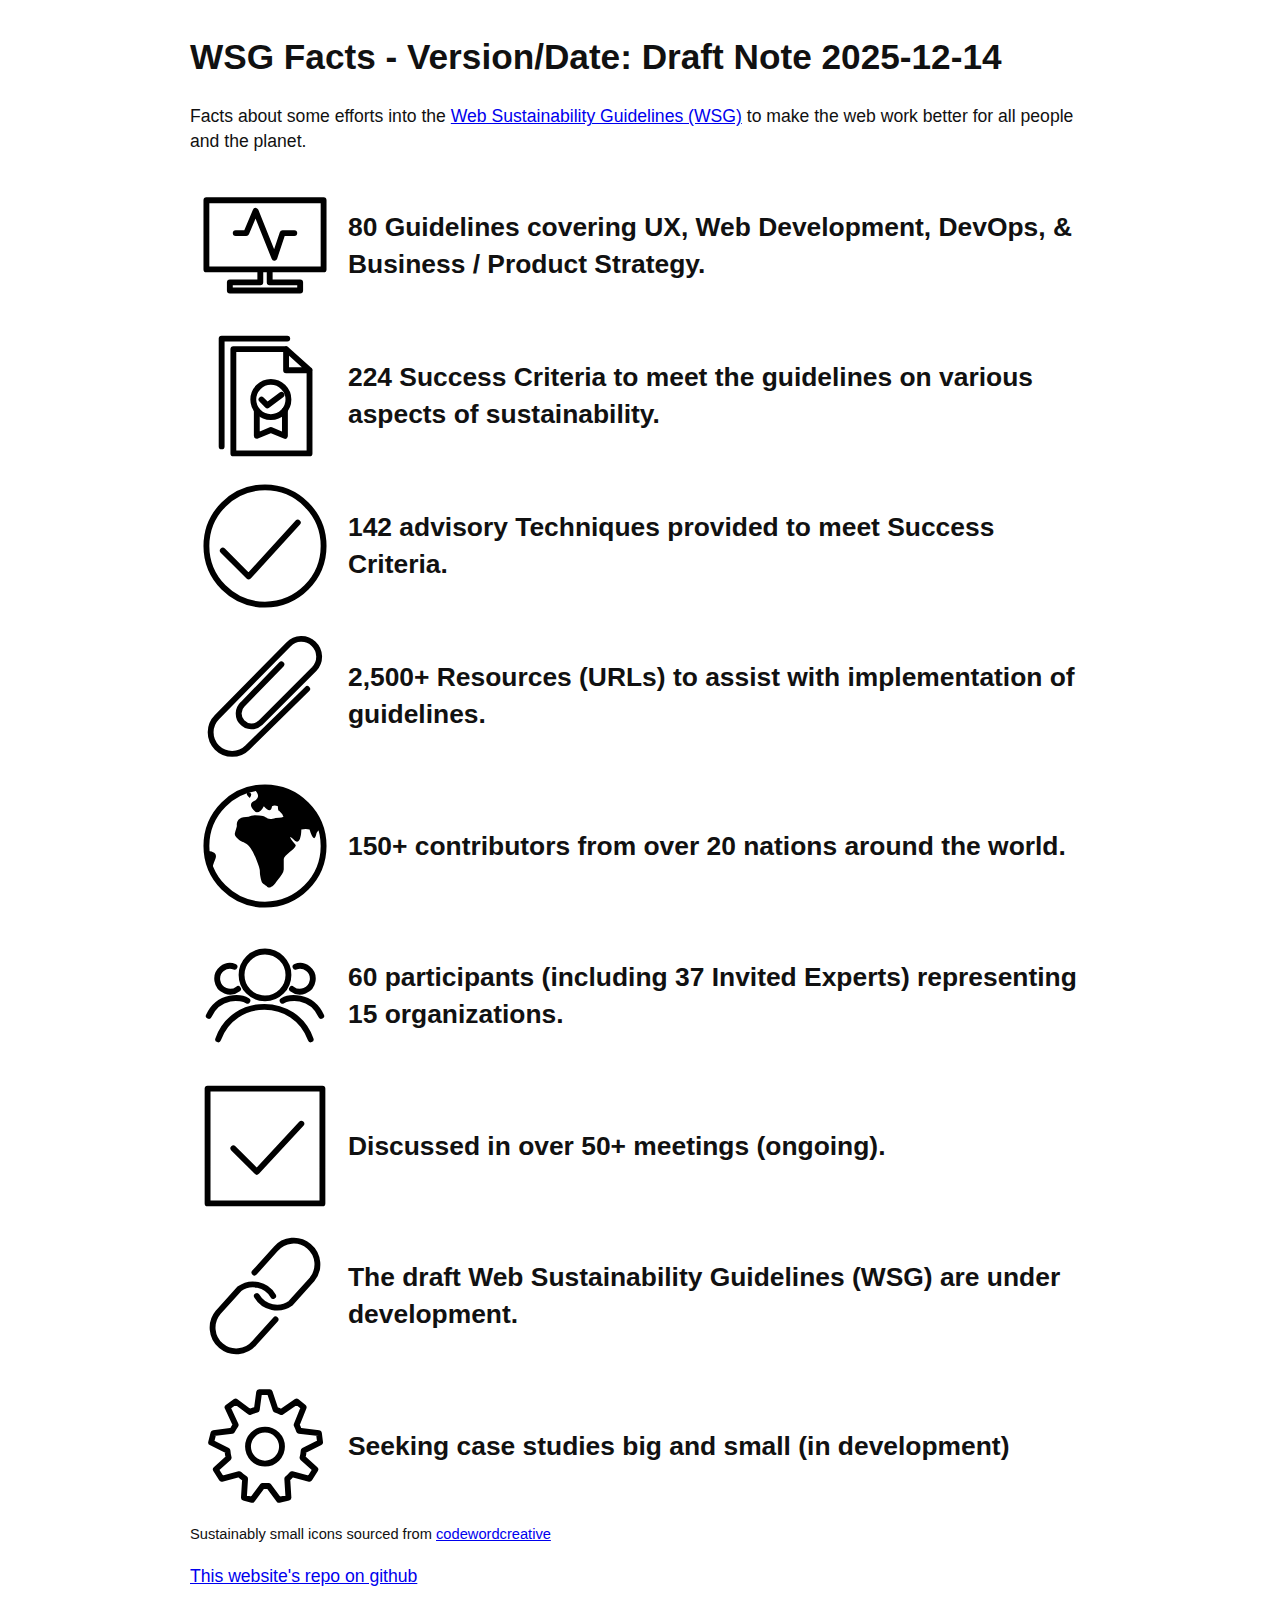
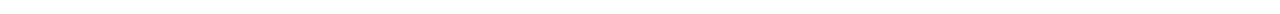
<file: index.html>
<!doctype html>
<html class="no-js" lang="en">

<head>
  <meta charset="utf-8">
  <meta name="viewport" content="width=device-width, initial-scale=1">
  <title>wsg facts</title>
  <link rel="stylesheet" href="css/style.css">
  <meta name="description" content="Some facts about the Web Sustainability Guidelines">

  <meta property="og:title" content="wsg facts">
  <meta property="og:type" content="website">
  <meta property="og:url" content="https://wsg-facts.netlify.app/">
  <meta property="og:image" content="https://wsg-facts.netlify.app/icon.png">
  <meta property="og:image:alt" content="A checklist of facts">

  <link rel="icon" href="/favicon.ico" sizes="any">
  <link rel="icon" href="/icon.svg" type="image/svg+xml">
  <link rel="apple-touch-icon" href="icon.png">

  <link rel="manifest" href="site.webmanifest">
  <meta name="theme-color" content="#fafafa">
</head>

<body>
<main>
  <h1>WSG Facts - Version/Date: Draft Note 2025-12-14</h1>
  <p>Facts about some efforts into the <a href="https://w3c.github.io/sustainableweb-wsg/">Web Sustainability Guidelines (WSG)</a> to make the web work better for all people and the planet.</p>

  <article>   
    <svg xmlns="http://www.w3.org/2000/svg" viewBox="0 0 128 128" fill="none" stroke="#000" stroke-width="5" stroke-linecap="round" stroke-linejoin="round"><path d="m39 53h9l8-19 16 40 7-21h10M60 84V95H34v7H94V95H68V84Zm54-59H14V84H114Z"/></svg>
    <h2>80 Guidelines covering UX, Web Development, DevOps, & Business / Product Strategy.</h2>
  </article>

  <article>   
   <svg xmlns="http://www.w3.org/2000/svg" viewBox="0 0 128 128" fill="none" stroke="#000" stroke-width="5" stroke-linecap="round" stroke-linejoin="round"><circle cx="69" cy="67" r="15"/><path d="M57 76V98l12-5 12 5V76M61 67l5 5 12-9m24-21L82 24m0 0V42h20v71H37V24Zm1-9H27v92"/></svg>      
   <h2>224 Success Criteria to meet the guidelines on various aspects of sustainability.</h2>
  </article>

  <article>   
  <svg xmlns="http://www.w3.org/2000/svg" viewBox="0 0 128 128" fill="none" stroke="#000" stroke-width="5" stroke-linejoin="round" stroke-linecap="round"><path d="M28 68l22 22 42-46"/><circle cx="64" cy="64" r="50"/></svg>
   <h2>142 advisory Techniques provided to meet Success Criteria.</h2>
  </article>

  <article>   
  <svg xmlns="http://www.w3.org/2000/svg" viewBox="0 0 128 128" fill="none" stroke="#000" stroke-width="5" stroke-linecap="round"><path d="M78 37 45 71A1 1 0 0060 87l46-46A1 1 0 0084 20L23 82a1 1 0 0026 26l51-50"/></svg>
   <h2>2,500+ Resources (URLs) to assist with implementation of guidelines.</h2>
  </article>

  <article>   
  <svg xmlns="http://www.w3.org/2000/svg" viewBox="0 0 128 128" stroke-linecap="round" stroke-linejoin="round" stroke="#000" fill="none" stroke-width="5"><circle cx="64" cy="64" r="50"/><path d="M51 23s-5-4-1-5q4 1 1 5Zm3-8q7 6 2 10-8 3 0 10 4 1 7-5 6 7 7 0 2-1 5 0s0 4 1 4q4 4 3 4 3 2-6 2c-8 3-7-2-14-2q-6-1-9 1-11 0-10 8c-2 8-3 7 1 11s9 1 15 16 2 8 5 20c1 3 4 3 5 5q2 1 3 0c2-1 3-2 5-5q6-7 6-10V75c0-3 12-10 10-12q-8-10-2-5c6 7 7-4 7-8q4-1 7 0 4 13 6 3c2-3 2-3 4-1-8-34-38-40-58-37M15 68c14 2 3 9 4 18-4-7-5-19-4-18" stroke="none" fill="#000"/></svg>
   <h2>150+ contributors from over 20 nations around the world.</h2>
  </article>

  <article>   
  <svg xmlns="http://www.w3.org/2000/svg" viewBox="0 0 128 128" fill="none" stroke="#000" stroke-width="5" stroke-linecap="round"><circle cx="64" cy="46" r="20"/><path d="M38 39a11 11 90 103 19M90 39A11 11 90 1187 58M79 68c5-3 24-6 33 13M49 68c-5-3-24-6-33 13m8 20c13-37 66-37 79 0"/></svg>
   <h2>60 participants (including 37 Invited Experts) representing 15 organizations.</h2>
  </article>

 <article>   
  <svg xmlns="http://www.w3.org/2000/svg" viewBox="0 0 128 128" fill="none" stroke="#000" stroke-width="5" stroke-linejoin="round" stroke-linecap="round"><path d="M37 66l20 20 38-41M15 15h98v98H15Z"/></svg>
  <h2>Discussed in over 50+ meetings (ongoing).</h2>
  </article>

  <article>   
  <svg xmlns="http://www.w3.org/2000/svg" viewBox="0 0 128 128" fill="none" stroke="#000" stroke-width="5" stroke-linecap="round" stroke-linejoin="round"><symbol id="a" viewBox="0 0 128 128"><path d="M57 64a20 20 90 0 0 29 6l18-20a20 20 90 0 0-31-26L55 44"/></symbol><use href="#a"/><use href="#a" transform="rotate(180 64 64)"/></svg>
  <h2>The draft Web Sustainability Guidelines (WSG) are under development.</h2>
  </article>

  <article>   
  <svg xmlns="http://www.w3.org/2000/svg" viewBox="0 0 128 128" fill="none" stroke="#000" stroke-width="5" stroke-linejoin="round"><path d="M59 18h9l5 15a32 32 90 015 2l13-9 6 5-6 15a32 32 90 012 5l17 2 1 8-14 7a32 32 90 01-1 6l11 10-5 8-15-4a32 32 90 01-4 4l1 16-8 2-9-12a32 32 90 01-5 0l-9 12-7-2 1-16a32 32 90 01-5-4L27 92l-5-8L33 74a32 32 90 01-1-6L18 61l2-8 16-2a32 32 90 013-5L32 31l7-5 12 9a32 32 90 016-2Zm5 32a14 14 90 000 29 14 14 90 000-29"/></svg>
  <h2>Seeking case studies big and small (in development)</h2>
  </article>
</main>

<footer>
  <small>Sustainably small icons sourced from <a href="https://github.com/codewordcreative/susty-icons">codewordcreative</a></small>
  <p><a href="https://github.com/airbr/wsg-facts">This website's repo on github</a></p>  
</footer>
</body>

</html>
</file>
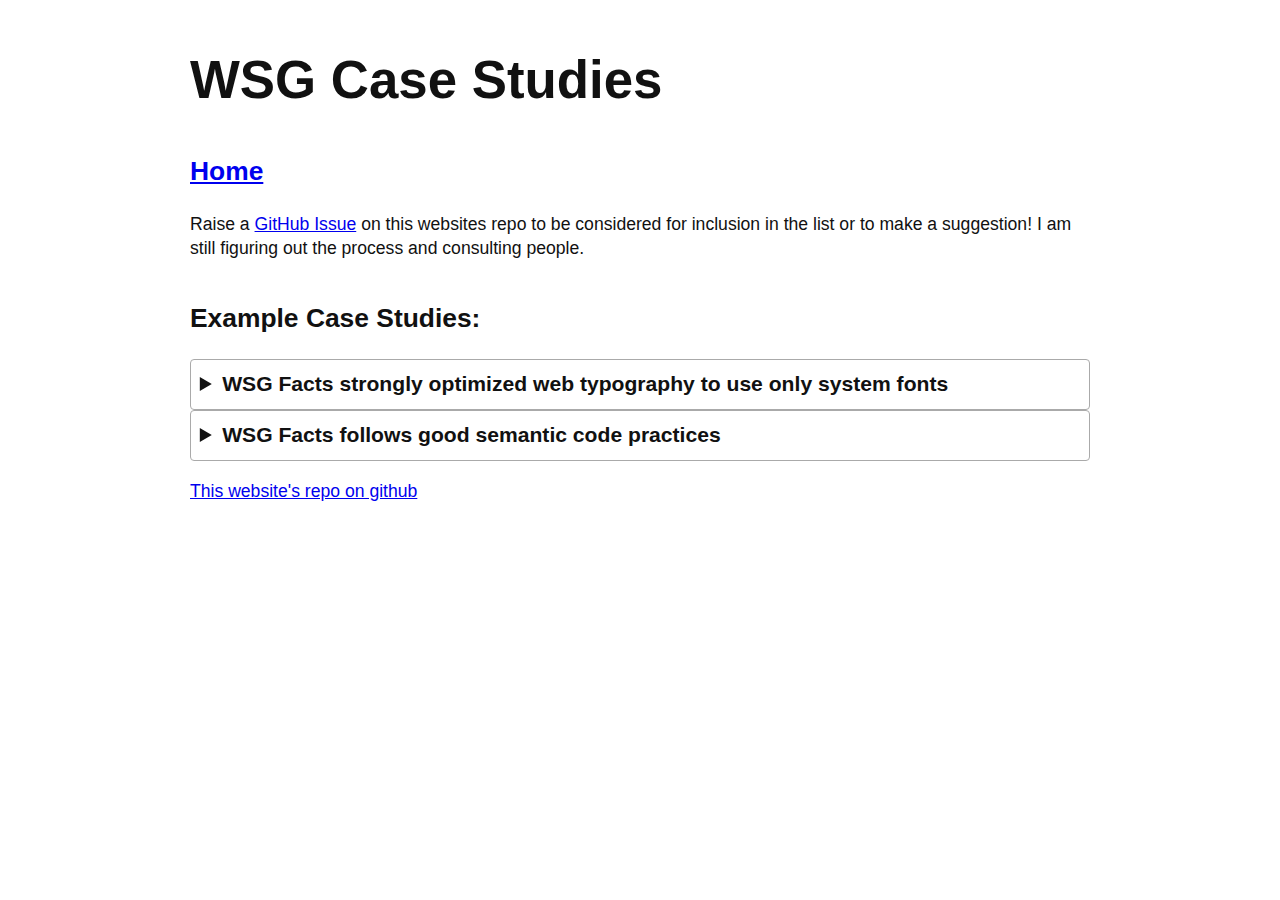
<file: case-studies.html>
<!doctype html>
<html class="no-js" lang="en">

<head>
  <meta charset="utf-8">
  <meta name="viewport" content="width=device-width, initial-scale=1">
  <title>wsg facts</title>
  <link rel="stylesheet" href="css/style.css">
  <meta name="description" content="Some case studies about the Web Sustainability Guidelines">

  <meta property="og:title" content="wsg facts">
  <meta property="og:type" content="website">
  <meta property="og:url" content="https://wsg-facts.netlify.app/">
  <meta property="og:image" content="https://wsg-facts.netlify.app/icon.png">

  <link rel="icon" href="/favicon.ico" sizes="any">
  <link rel="icon" href="/icon.svg" type="image/svg+xml">
  <link rel="apple-touch-icon" href="icon.png">

  <link rel="manifest" href="site.webmanifest">
  <meta name="theme-color" content="#fafafa">
</head>

<body>
<header> 
  <h1>WSG Case Studies</h1>
  <a href="/"><h2>Home</h2></a>
  <p>Raise a <a href="https://github.com/airbr/wsg-facts/issues">GitHub Issue</a> on this websites repo to be considered for inclusion in the list or to make a suggestion! I am still figuring out the process and consulting people.</p> 
</header>
<main>
    
 <h2>Example Case Studies:</h2>
 <details>
    <summary>WSG Facts strongly optimized web typography to use only system fonts</summary>

    <p>Source: <a href="https://wsg-facts.netlify.app/">WSG Facts -- i.e this website</a></p>

    <p>Guideline: <a href="https://w3c.github.io/sustainableweb-wsg/#web-typography-must-be-highly-optimized-and-appropriate">2.18 Web typography must be highly optimized and appropriate</a></p>    

    <p>Success Criteria:</p>
    <ul>
        <li>UX18-1: Provide accessible mechanisms around symbols in system fonts</li>
        <li>UX18-2: Use modern, efficient custom typefaces within a set limit</li>
    </ul>

    <h2>Success! Typography was completely handled using the system font stack.</h2>
 </details>

 <details>
    <summary>WSG Facts follows good semantic code practices</summary>

    <p>Source: <a href="https://validator.w3.org/nu/?doc=https%3A%2F%2Fwsg-facts.netlify.app%2F&showoutline=yes">WSG Facts -- i.e this website</a></p>

    <p>Guideline: <a href="https://w3c.github.io/sustainableweb-wsg/#code-must-follow-good-semantic-practices">3.7 Code must follow good semantic practices</a></p>    

    <p>Success Criteria:</p>
    <ul>
        <li>WD07-1: Validate source code for semantic accuracy</li>
        <li>WD07-2: Eliminate optional code to reduce the rendering impact</li>
        <li>WD07-3: Replace non-standard code with suitable alternative syntax</li>
    </ul>

    <h2>Success! Semantic and standard code was used to make this website.</h2>
 </details>

</main>

<footer>
  <p><a href="https://github.com/airbr/wsg-facts">This website's repo on github</a></p>  
</footer>
</body>

</html>
</file>
<file: css/style.css>
html {
  color:  	#111111;
  font-size: 1.1em;
  line-height: 1.4;
}

/*
 * Remove text-shadow in selection highlight:
 * https://twitter.com/miketaylr/status/12228805301
 *
 * Customize the background color to match your design.
 */

::-moz-selection {
  background: #b3d4fc;
  text-shadow: none;
}

::selection {
  background: #b3d4fc;
  text-shadow: none;
}


/* ==========================================================================
   Author's custom styles
   ========================================================================== */

body {
  font-family: Inter, Roboto, 'Helvetica Neue', 'Arial Nova', 'Nimbus Sans', Arial, sans-serif;
  font-weight: normal;
}

header, main, footer {
  width: 100%;
  max-width: 900px;
}

header h1 {
  font-size: 3em;
}

body {
  display: flex;
  align-items: center;
  flex-direction: column;
}

article svg {
  max-width: 150px;
}

article h2 {
  padding: 8px;
  margin: 0px;
}

article {
  display: flex;
  flex-direction: column;
  align-items: center;
}

details {
  border: 1px solid #aaa;
  border-radius: 4px;
  padding: 0.5em 0.5em 0;
}

summary {
  font-size: 1.2em;
  font-weight: bold;
  margin: -0.5em -0.5em 0;
  padding: 0.5em;
}

details[open] {
  padding: 0.5em;
}

details[open] summary {
  border-bottom: 1px solid #aaa;
  margin-bottom: 0.5em;
}

.banner {
  padding: 8px;
  background:  	#cbe0fb;
}

/* ==========================================================================
   Helper classes
   ========================================================================== */

/*
 * Hide visually and from screen readers
 */

.hidden,
[hidden] {
  display: none !important;
}

/*
 * Hide only visually, but have it available for screen readers:
 * https://snook.ca/archives/html_and_css/hiding-content-for-accessibility
 *
 * 1. For long content, line feeds are not interpreted as spaces and small width
 *    causes content to wrap 1 word per line:
 *    https://medium.com/@jessebeach/beware-smushed-off-screen-accessible-text-5952a4c2cbfe
 */

.visually-hidden {
  border: 0;
  clip: rect(0, 0, 0, 0);
  height: 1px;
  margin: -1px;
  overflow: hidden;
  padding: 0;
  position: absolute;
  white-space: nowrap;
  width: 1px;
  /* 1 */
}

/*
 * Extends the .visually-hidden class to allow the element
 * to be focusable when navigated to via the keyboard:
 * https://www.drupal.org/node/897638
 */

.visually-hidden.focusable:active,
.visually-hidden.focusable:focus {
  clip: auto;
  height: auto;
  margin: 0;
  overflow: visible;
  position: static;
  white-space: inherit;
  width: auto;
}

/*
 * Hide visually and from screen readers, but maintain layout
 */

.invisible {
  visibility: hidden;
}


/* ==========================================================================
   EXAMPLE Media Queries for Responsive Design.
   These examples override the primary ('mobile first') styles.
   Modify as content requires.
   ========================================================================== */

@media only screen and (min-width: 35em) {
  /* Style adjustments for viewports that meet the condition */
  article {
    display: flex;
    flex-direction: row;
    align-items: center;
  }

}
</file>
